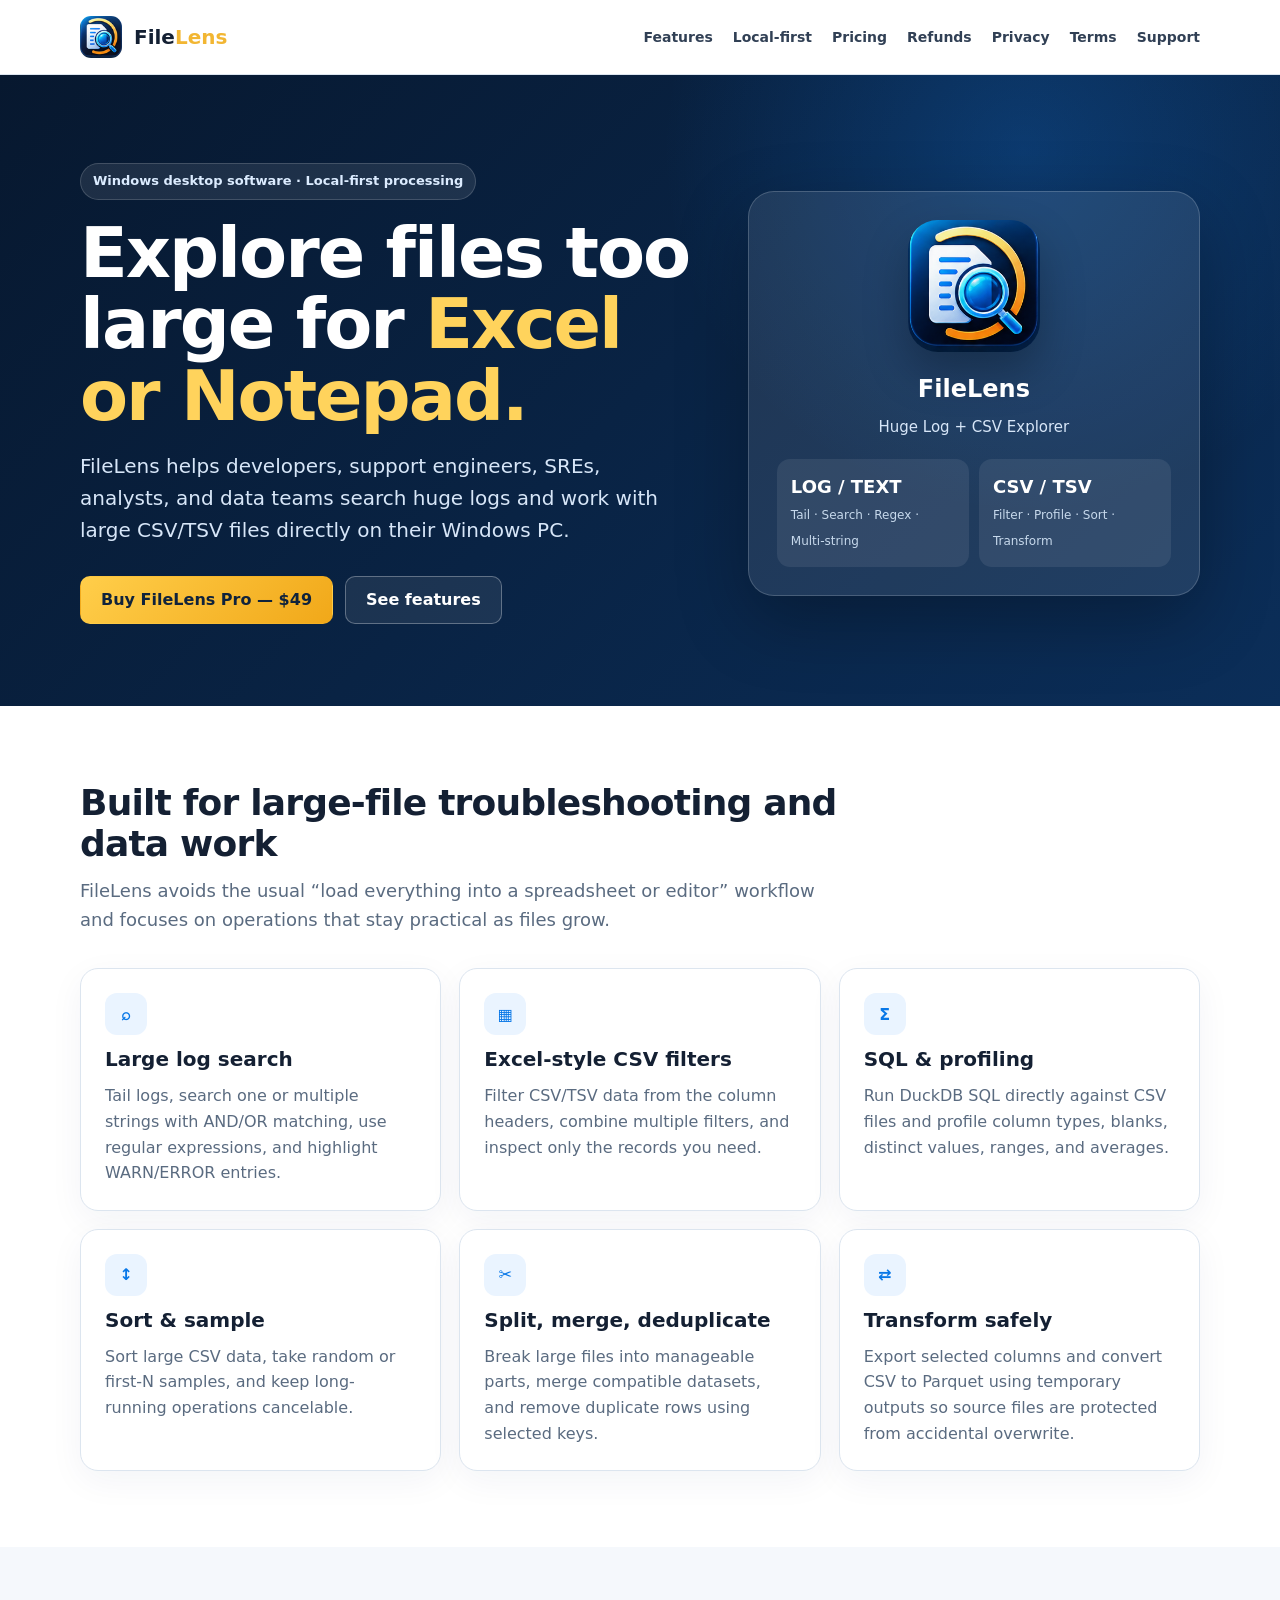
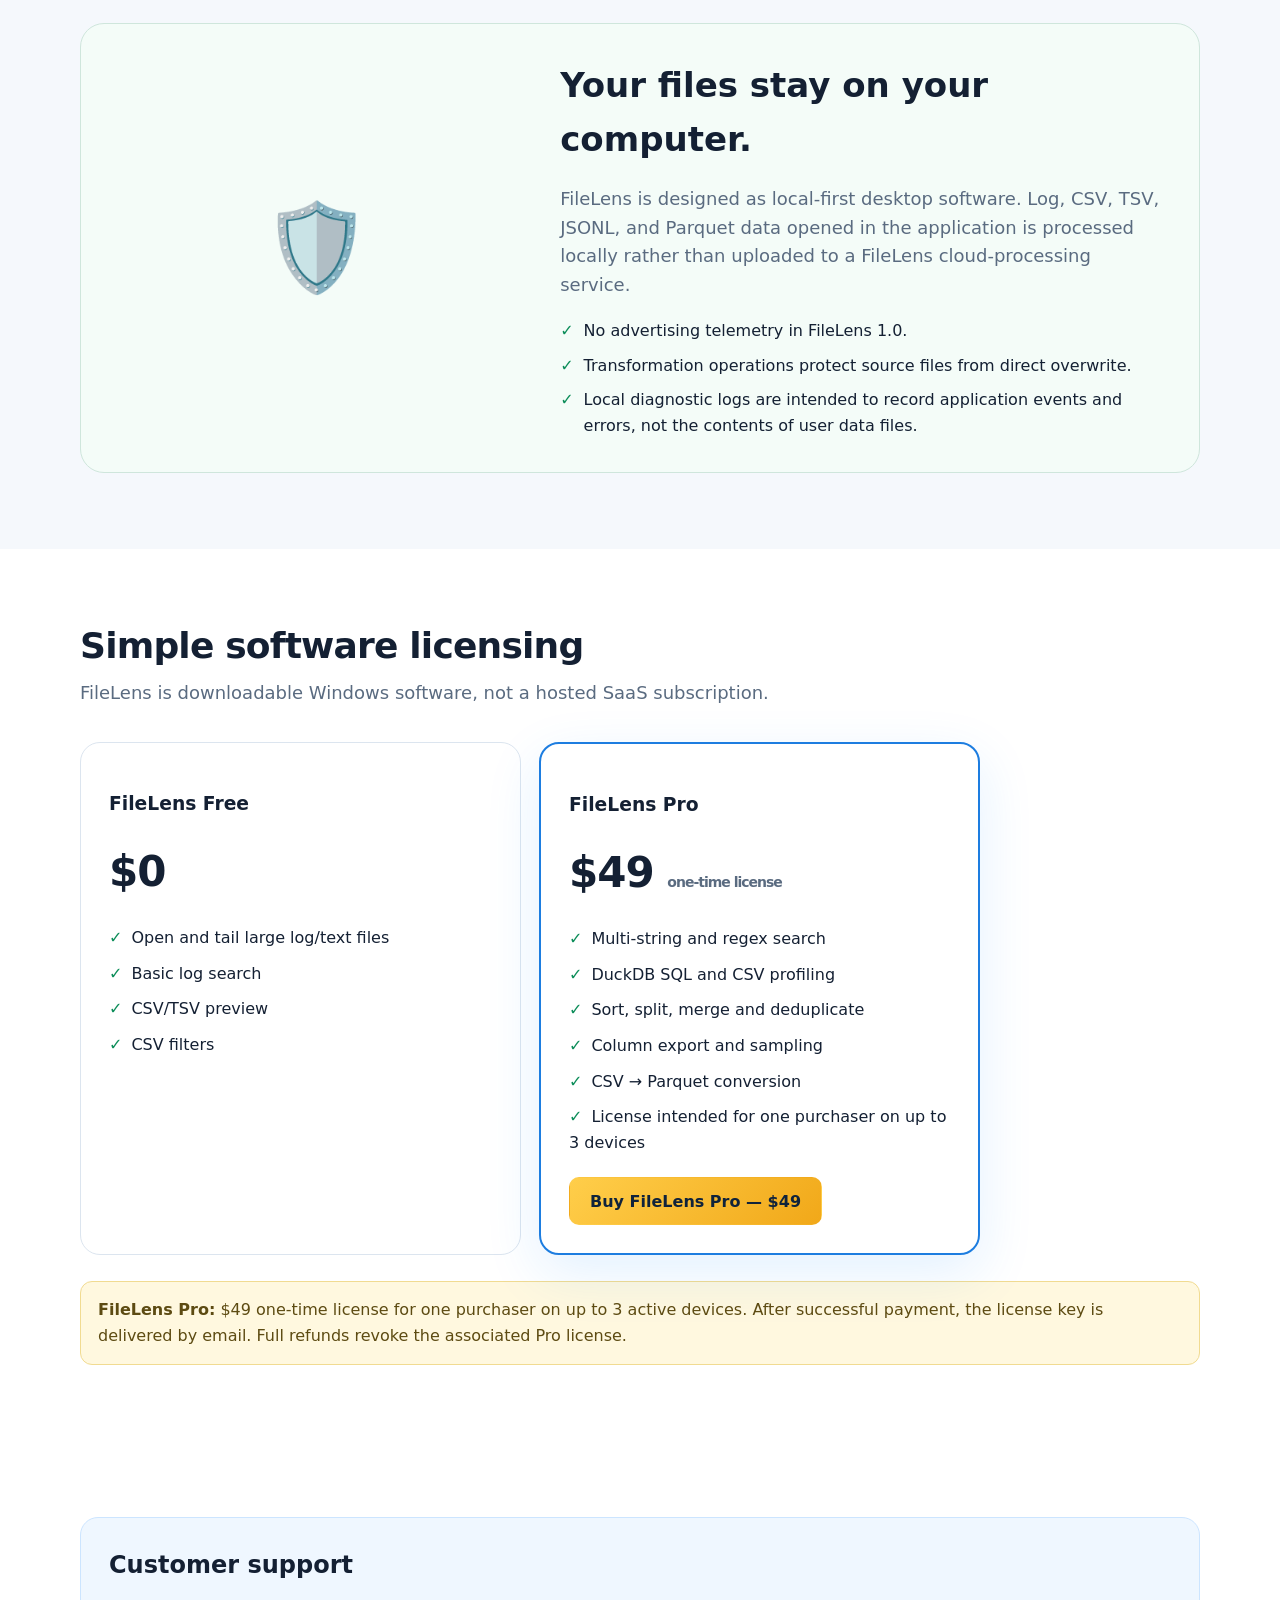
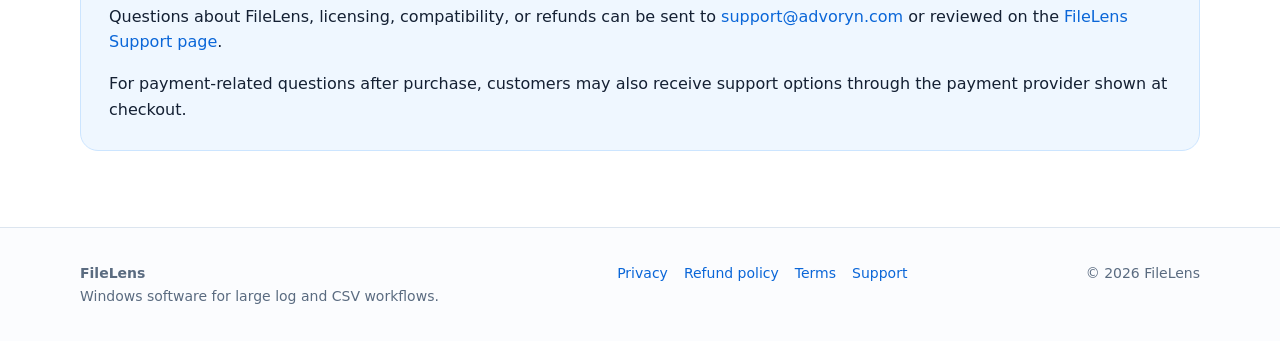
<file: index.html>
<!doctype html>
<html lang="en">
<head>
<meta charset="utf-8">
<meta name="viewport" content="width=device-width,initial-scale=1">
<title>FileLens — Huge Log + CSV Explorer for Windows</title>
<meta name="description" content="FileLens is a local-first Windows desktop utility for viewing, searching, filtering, profiling, sorting, splitting, merging, deduplicating, and transforming large log and CSV files.">
<link rel="icon" href="assets/favicon.ico">
<link rel="stylesheet" href="styles.css">
<meta property="og:title" content="FileLens — Huge Log + CSV Explorer">
<meta property="og:description" content="Explore files too large for Excel or Notepad. Local-first Windows desktop software.">
<meta property="og:image" content="assets/icon-512.png">
</head>
<body>

<header>
  <div class="container nav">
    <a class="brand" href="index.html"><img src="assets/icon-64.png" alt="FileLens icon"><span>File<b>Lens</b></span></a>
    <nav>
      <a href="index.html#features">Features</a>
      <a href="index.html#privacy">Local-first</a>
      <a href="index.html#pricing">Pricing</a>
      <a href="refund.html">Refunds</a>
      <a href="privacy.html">Privacy</a>
      <a href="terms.html">Terms</a>
      <a href="support.html">Support</a>
    </nav>
  </div>
</header>

<main>
<section class="hero">
  <div class="container hero-grid">
    <div>
      <div class="eyebrow">Windows desktop software · Local-first processing</div>
      <h1>Explore files too large for <span class="gold">Excel or Notepad.</span></h1>
      <p>FileLens helps developers, support engineers, SREs, analysts, and data teams search huge logs and work with large CSV/TSV files directly on their Windows PC.</p>
      <div class="actions">
        <a class="btn btn-primary" href="https://buy.stripe.com/dRmaEXgcA8Wy4zS3uO4c800" target="_blank" rel="noopener noreferrer">Buy FileLens Pro — $49</a>
        <a class="btn btn-secondary" href="#features">See features</a>
      </div>
    </div>
    <div class="hero-card">
      <img src="assets/filelens-icon.png" alt="FileLens app icon">
      <h2 style="margin:0;text-align:center">FileLens</h2>
      <p style="font-size:15px;text-align:center;margin:6px auto 0">Huge Log + CSV Explorer</p>
      <div class="statline">
        <div class="stat"><b>LOG / TEXT</b><span>Tail · Search · Regex · Multi-string</span></div>
        <div class="stat"><b>CSV / TSV</b><span>Filter · Profile · Sort · Transform</span></div>
      </div>
    </div>
  </div>
</section>

<section id="features">
  <div class="container">
    <div class="section-title">
      <h2>Built for large-file troubleshooting and data work</h2>
      <p>FileLens avoids the usual “load everything into a spreadsheet or editor” workflow and focuses on operations that stay practical as files grow.</p>
    </div>
    <div class="grid">
      <div class="card"><div class="icon">⌕</div><h3>Large log search</h3><p>Tail logs, search one or multiple strings with AND/OR matching, use regular expressions, and highlight WARN/ERROR entries.</p></div>
      <div class="card"><div class="icon">▦</div><h3>Excel-style CSV filters</h3><p>Filter CSV/TSV data from the column headers, combine multiple filters, and inspect only the records you need.</p></div>
      <div class="card"><div class="icon">Σ</div><h3>SQL & profiling</h3><p>Run DuckDB SQL directly against CSV files and profile column types, blanks, distinct values, ranges, and averages.</p></div>
      <div class="card"><div class="icon">↕</div><h3>Sort & sample</h3><p>Sort large CSV data, take random or first-N samples, and keep long-running operations cancelable.</p></div>
      <div class="card"><div class="icon">✂</div><h3>Split, merge, deduplicate</h3><p>Break large files into manageable parts, merge compatible datasets, and remove duplicate rows using selected keys.</p></div>
      <div class="card"><div class="icon">⇄</div><h3>Transform safely</h3><p>Export selected columns and convert CSV to Parquet using temporary outputs so source files are protected from accidental overwrite.</p></div>
    </div>
  </div>
</section>

<section class="alt" id="privacy">
  <div class="container">
    <div class="local">
      <div class="shield">🛡️</div>
      <div>
        <h2 style="font-size:34px;margin:0 0 10px">Your files stay on your computer.</h2>
        <p style="color:var(--muted);font-size:18px">FileLens is designed as local-first desktop software. Log, CSV, TSV, JSONL, and Parquet data opened in the application is processed locally rather than uploaded to a FileLens cloud-processing service.</p>
        <div class="checks">
          <div class="check"><b>✓</b><span>No advertising telemetry in FileLens 1.0.</span></div>
          <div class="check"><b>✓</b><span>Transformation operations protect source files from direct overwrite.</span></div>
          <div class="check"><b>✓</b><span>Local diagnostic logs are intended to record application events and errors, not the contents of user data files.</span></div>
        </div>
      </div>
    </div>
  </div>
</section>

<section id="pricing">
  <div class="container">
    <div class="section-title">
      <h2>Simple software licensing</h2>
      <p>FileLens is downloadable Windows software, not a hosted SaaS subscription.</p>
    </div>
    <div class="pricing">
      <div class="price-card">
        <h3>FileLens Free</h3>
        <div class="price">$0</div>
        <ul class="feature-list">
          <li>Open and tail large log/text files</li>
          <li>Basic log search</li>
          <li>CSV/TSV preview</li>
          <li>CSV filters</li>
        </ul>
      </div>
      <div class="price-card pro">
        <h3>FileLens Pro</h3>
        <div class="price">$49 <small>one-time license</small></div>
        <ul class="feature-list">
          <li>Multi-string and regex search</li>
          <li>DuckDB SQL and CSV profiling</li>
          <li>Sort, split, merge and deduplicate</li>
          <li>Column export and sampling</li>
          <li>CSV → Parquet conversion</li>
          <li>License intended for one purchaser on up to 3 devices</li>
        </ul>
        <div style="margin-top:22px"><a class="btn btn-primary" href="https://buy.stripe.com/dRmaEXgcA8Wy4zS3uO4c800" target="_blank" rel="noopener noreferrer">Buy FileLens Pro — $49</a></div>
      </div>
    </div>
    <div class="note"><strong>FileLens Pro:</strong> $49 one-time license for one purchaser on up to 3 active devices. After successful payment, the license key is delivered by email. Full refunds revoke the associated Pro license.</div>
  </div>
</section>

<section>
  <div class="container">
    <div class="contactbox">
      <h2 style="margin-top:0">Customer support</h2>
      <p>Questions about FileLens, licensing, compatibility, or refunds can be sent to <a href="mailto:support@advoryn.com">support@advoryn.com</a> or reviewed on the <a href="support.html">FileLens Support page</a>.</p>
      <p style="margin-bottom:0">For payment-related questions after purchase, customers may also receive support options through the payment provider shown at checkout.</p>
    </div>
  </div>
</section>
</main>

<footer>
  <div class="container footer">
    <div><strong>FileLens</strong><br>Windows software for large log and CSV workflows.</div>
    <div class="footer-links">
      <a href="privacy.html">Privacy</a>
      <a href="refund.html">Refund policy</a>
      <a href="terms.html">Terms</a>
      <a href="support.html">Support</a>
    </div>
    <div>© 2026 FileLens</div>
  </div>
</footer>

</body>
</html>
</file>
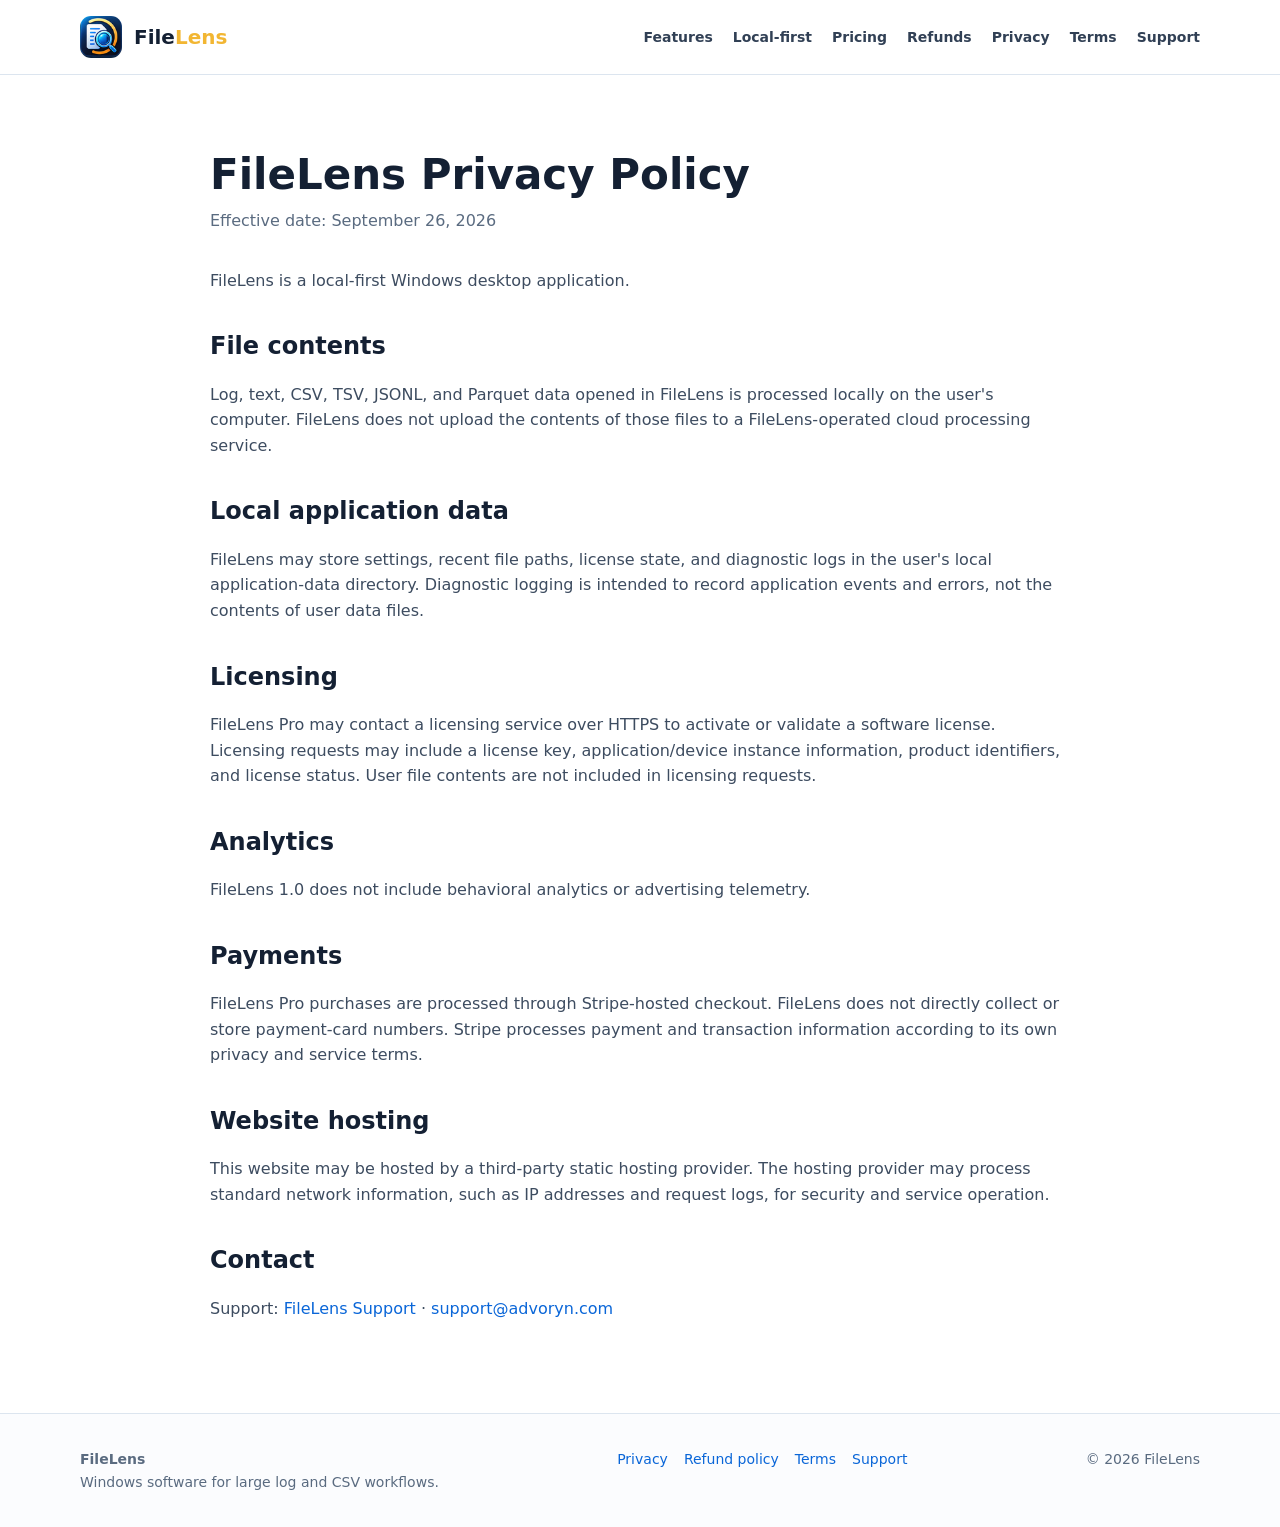
<file: privacy.html>
<!doctype html>
<html lang="en"><head><meta charset="utf-8"><meta name="viewport" content="width=device-width,initial-scale=1">
<title>Privacy Policy — FileLens</title><link rel="icon" href="assets/favicon.ico"><link rel="stylesheet" href="styles.css"></head>
<body>
<header>
  <div class="container nav">
    <a class="brand" href="index.html"><img src="assets/icon-64.png" alt="FileLens icon"><span>File<b>Lens</b></span></a>
    <nav>
      <a href="index.html#features">Features</a>
      <a href="index.html#privacy">Local-first</a>
      <a href="index.html#pricing">Pricing</a>
      <a href="refund.html">Refunds</a>
      <a href="privacy.html">Privacy</a>
      <a href="terms.html">Terms</a>
      <a href="support.html">Support</a>
    </nav>
  </div>
</header>
<main><section><div class="container legal">
<h1>FileLens Privacy Policy</h1><div class="meta">Effective date: September 26, 2026</div>
<p>FileLens is a local-first Windows desktop application.</p>
<h2>File contents</h2>
<p>Log, text, CSV, TSV, JSONL, and Parquet data opened in FileLens is processed locally on the user's computer. FileLens does not upload the contents of those files to a FileLens-operated cloud processing service.</p>
<h2>Local application data</h2>
<p>FileLens may store settings, recent file paths, license state, and diagnostic logs in the user's local application-data directory. Diagnostic logging is intended to record application events and errors, not the contents of user data files.</p>
<h2>Licensing</h2>
<p>FileLens Pro may contact a licensing service over HTTPS to activate or validate a software license. Licensing requests may include a license key, application/device instance information, product identifiers, and license status. User file contents are not included in licensing requests.</p>
<h2>Analytics</h2>
<p>FileLens 1.0 does not include behavioral analytics or advertising telemetry.</p>
<h2>Payments</h2>
<p>FileLens Pro purchases are processed through Stripe-hosted checkout. FileLens does not directly collect or store payment-card numbers. Stripe processes payment and transaction information according to its own privacy and service terms.</p>
<h2>Website hosting</h2>
<p>This website may be hosted by a third-party static hosting provider. The hosting provider may process standard network information, such as IP addresses and request logs, for security and service operation.</p>
<h2>Contact</h2>
<p>Support: <a href="support.html">FileLens Support</a> · <a href="mailto:support@advoryn.com">support@advoryn.com</a></p>
</div></section></main>
<footer>
  <div class="container footer">
    <div><strong>FileLens</strong><br>Windows software for large log and CSV workflows.</div>
    <div class="footer-links">
      <a href="privacy.html">Privacy</a>
      <a href="refund.html">Refund policy</a>
      <a href="terms.html">Terms</a>
      <a href="support.html">Support</a>
    </div>
    <div>© 2026 FileLens</div>
  </div>
</footer>
</body></html>
</file>
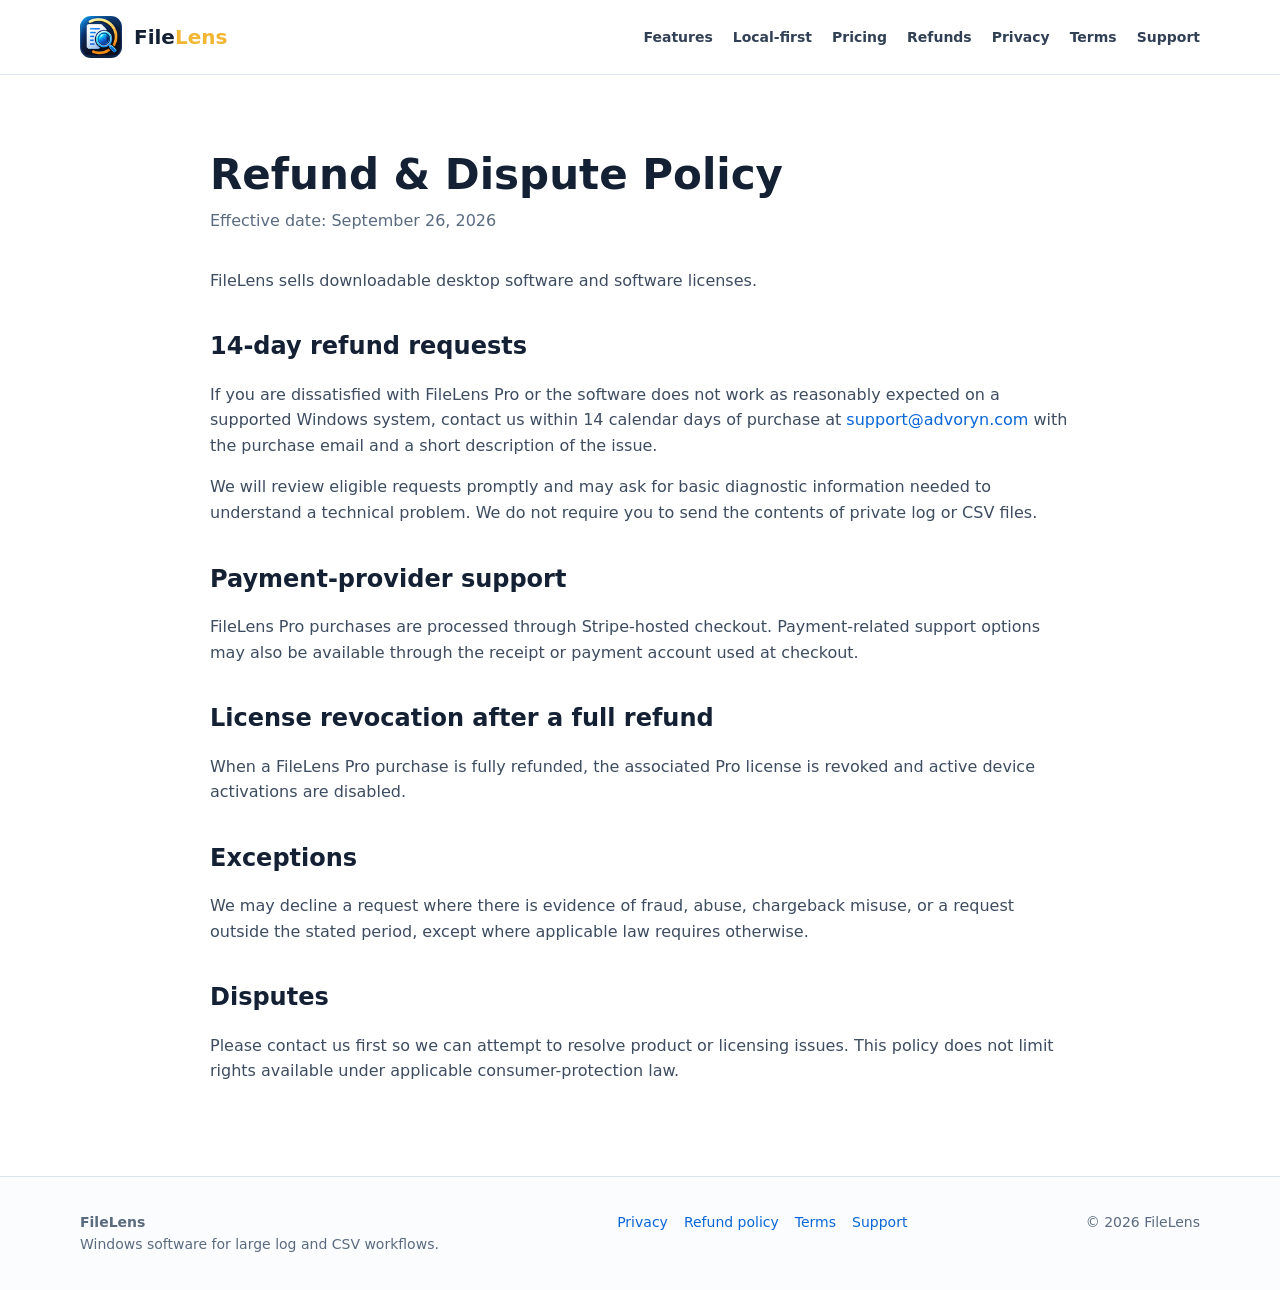
<file: refund.html>
<!doctype html>
<html lang="en"><head><meta charset="utf-8"><meta name="viewport" content="width=device-width,initial-scale=1">
<title>Refund Policy — FileLens</title><link rel="icon" href="assets/favicon.ico"><link rel="stylesheet" href="styles.css"></head>
<body>
<header>
  <div class="container nav">
    <a class="brand" href="index.html"><img src="assets/icon-64.png" alt="FileLens icon"><span>File<b>Lens</b></span></a>
    <nav>
      <a href="index.html#features">Features</a>
      <a href="index.html#privacy">Local-first</a>
      <a href="index.html#pricing">Pricing</a>
      <a href="refund.html">Refunds</a>
      <a href="privacy.html">Privacy</a>
      <a href="terms.html">Terms</a>
      <a href="support.html">Support</a>
    </nav>
  </div>
</header>
<main><section><div class="container legal">
<h1>Refund & Dispute Policy</h1><div class="meta">Effective date: September 26, 2026</div>
<p>FileLens sells downloadable desktop software and software licenses.</p>
<h2>14-day refund requests</h2>
<p>If you are dissatisfied with FileLens Pro or the software does not work as reasonably expected on a supported Windows system, contact us within 14 calendar days of purchase at <a href="mailto:support@advoryn.com">support@advoryn.com</a> with the purchase email and a short description of the issue.</p>
<p>We will review eligible requests promptly and may ask for basic diagnostic information needed to understand a technical problem. We do not require you to send the contents of private log or CSV files.</p>
<h2>Payment-provider support</h2>
<p>FileLens Pro purchases are processed through Stripe-hosted checkout. Payment-related support options may also be available through the receipt or payment account used at checkout.</p>
<h2>License revocation after a full refund</h2>
<p>When a FileLens Pro purchase is fully refunded, the associated Pro license is revoked and active device activations are disabled.</p>
<h2>Exceptions</h2>
<p>We may decline a request where there is evidence of fraud, abuse, chargeback misuse, or a request outside the stated period, except where applicable law requires otherwise.</p>
<h2>Disputes</h2>
<p>Please contact us first so we can attempt to resolve product or licensing issues. This policy does not limit rights available under applicable consumer-protection law.</p>
</div></section></main>
<footer>
  <div class="container footer">
    <div><strong>FileLens</strong><br>Windows software for large log and CSV workflows.</div>
    <div class="footer-links">
      <a href="privacy.html">Privacy</a>
      <a href="refund.html">Refund policy</a>
      <a href="terms.html">Terms</a>
      <a href="support.html">Support</a>
    </div>
    <div>© 2026 FileLens</div>
  </div>
</footer>
</body></html>
</file>
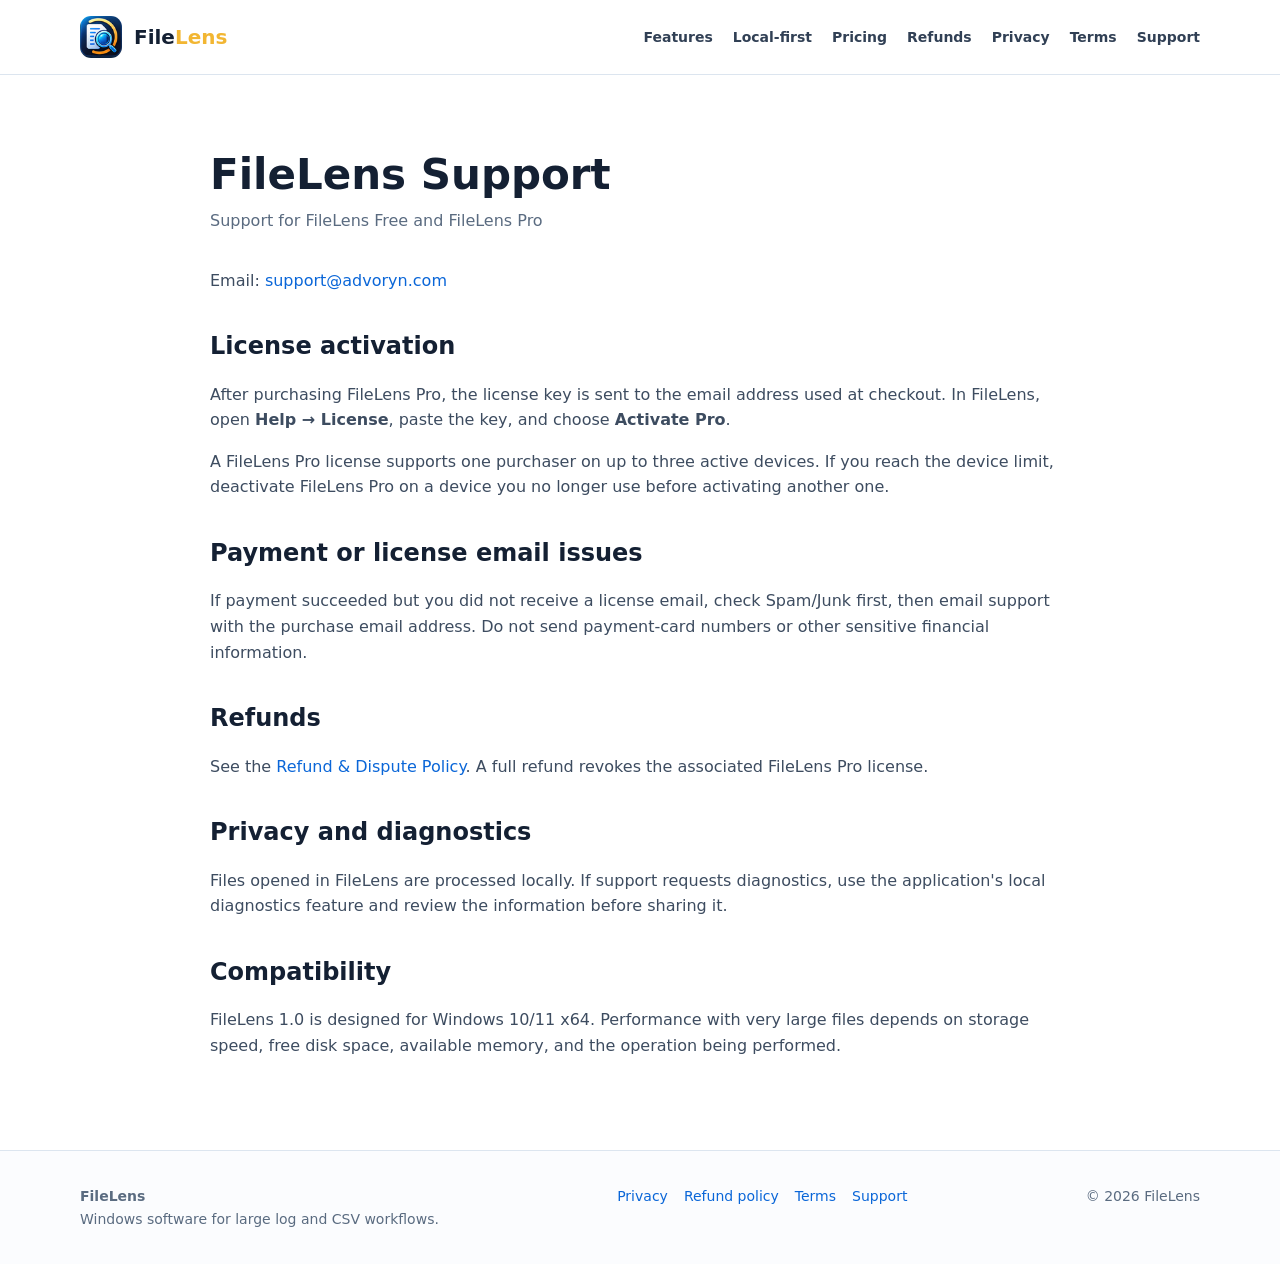
<file: support.html>
<!doctype html>
<html lang="en"><head><meta charset="utf-8"><meta name="viewport" content="width=device-width,initial-scale=1">
<title>Support — FileLens</title><link rel="icon" href="assets/favicon.ico"><link rel="stylesheet" href="styles.css"></head>
<body>
<header>
  <div class="container nav">
    <a class="brand" href="index.html"><img src="assets/icon-64.png" alt="FileLens icon"><span>File<b>Lens</b></span></a>
    <nav>
      <a href="index.html#features">Features</a>
      <a href="index.html#privacy">Local-first</a>
      <a href="index.html#pricing">Pricing</a>
      <a href="refund.html">Refunds</a>
      <a href="privacy.html">Privacy</a>
      <a href="terms.html">Terms</a>
      <a href="support.html">Support</a>
    </nav>
  </div>
</header>
<main><section><div class="container legal">
<h1>FileLens Support</h1><div class="meta">Support for FileLens Free and FileLens Pro</div>
<p>Email: <a href="mailto:support@advoryn.com">support@advoryn.com</a></p>
<h2>License activation</h2>
<p>After purchasing FileLens Pro, the license key is sent to the email address used at checkout. In FileLens, open <strong>Help → License</strong>, paste the key, and choose <strong>Activate Pro</strong>.</p>
<p>A FileLens Pro license supports one purchaser on up to three active devices. If you reach the device limit, deactivate FileLens Pro on a device you no longer use before activating another one.</p>
<h2>Payment or license email issues</h2>
<p>If payment succeeded but you did not receive a license email, check Spam/Junk first, then email support with the purchase email address. Do not send payment-card numbers or other sensitive financial information.</p>
<h2>Refunds</h2>
<p>See the <a href="refund.html">Refund &amp; Dispute Policy</a>. A full refund revokes the associated FileLens Pro license.</p>
<h2>Privacy and diagnostics</h2>
<p>Files opened in FileLens are processed locally. If support requests diagnostics, use the application's local diagnostics feature and review the information before sharing it.</p>
<h2>Compatibility</h2>
<p>FileLens 1.0 is designed for Windows 10/11 x64. Performance with very large files depends on storage speed, free disk space, available memory, and the operation being performed.</p>
</div></section></main>
<footer>
  <div class="container footer">
    <div><strong>FileLens</strong><br>Windows software for large log and CSV workflows.</div>
    <div class="footer-links">
      <a href="privacy.html">Privacy</a>
      <a href="refund.html">Refund policy</a>
      <a href="terms.html">Terms</a>
      <a href="support.html">Support</a>
    </div>
    <div>© 2026 FileLens</div>
  </div>
</footer>
</body></html>
</file>
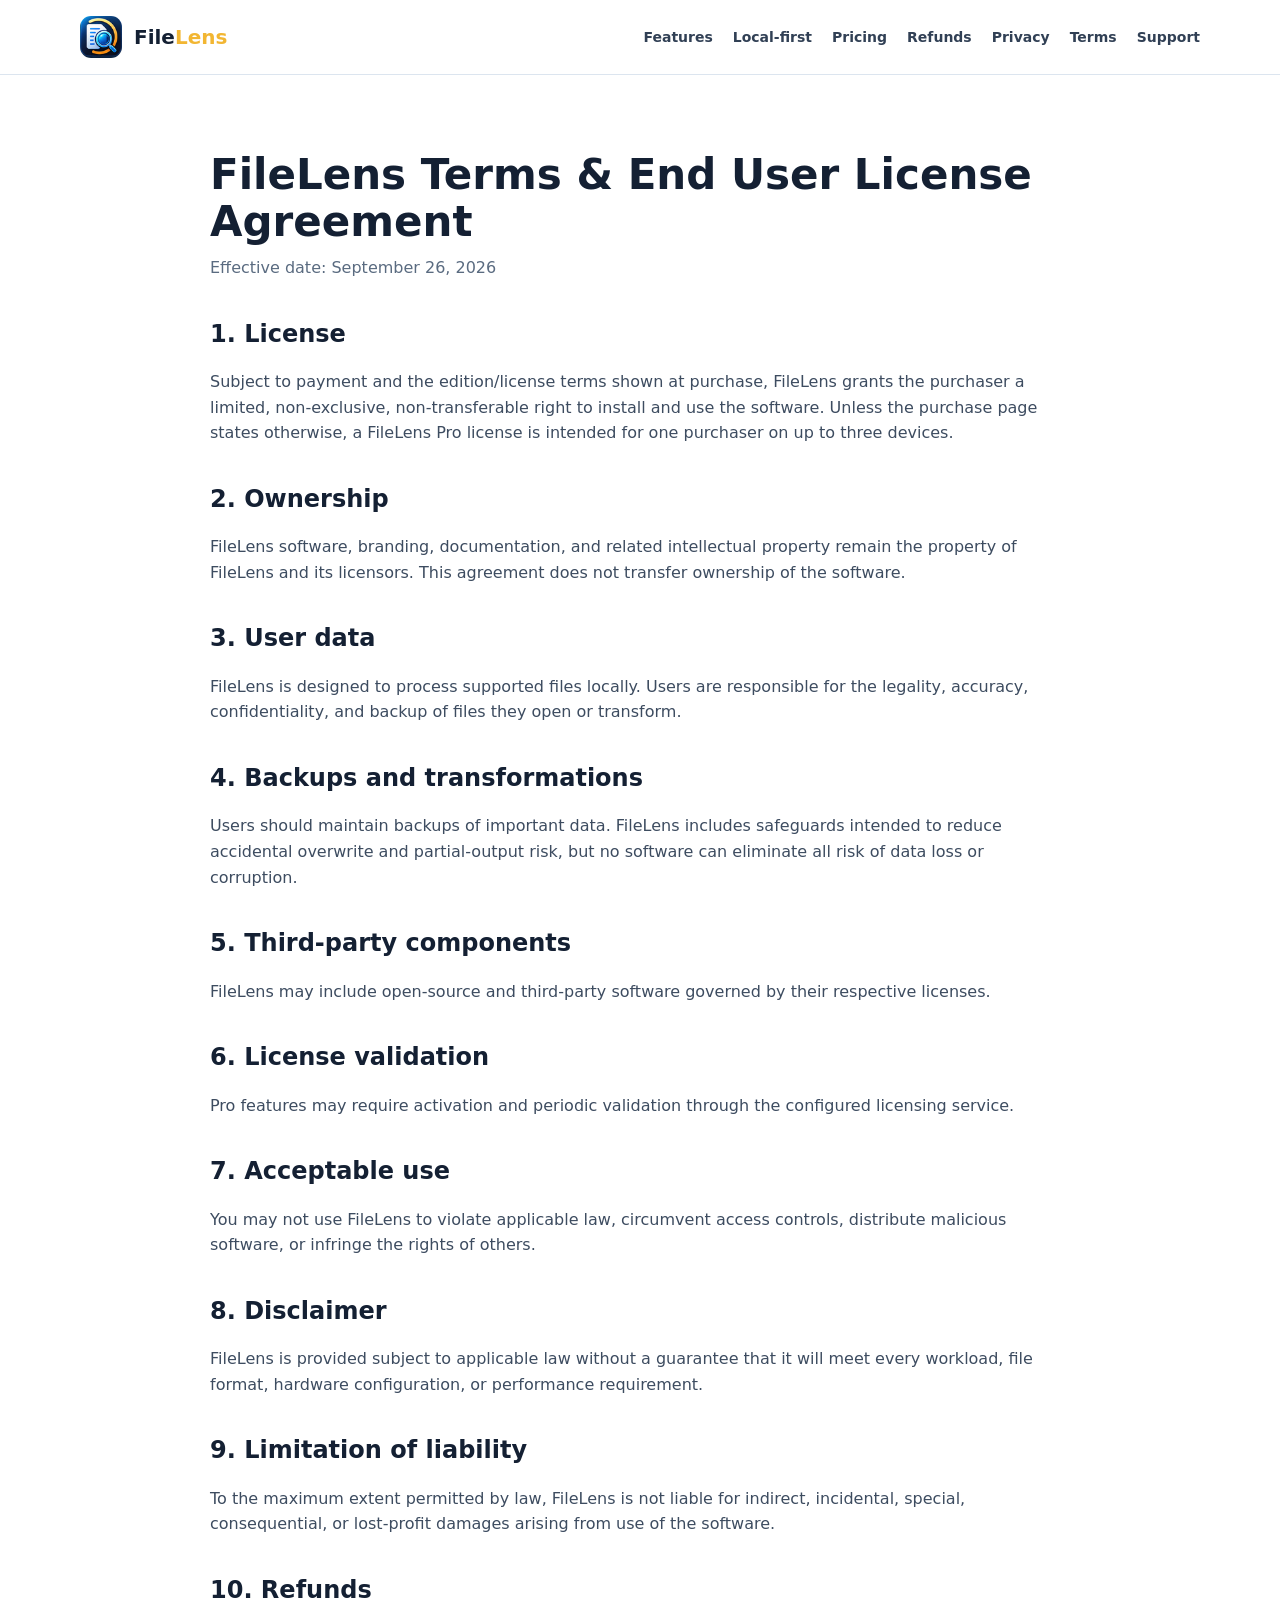
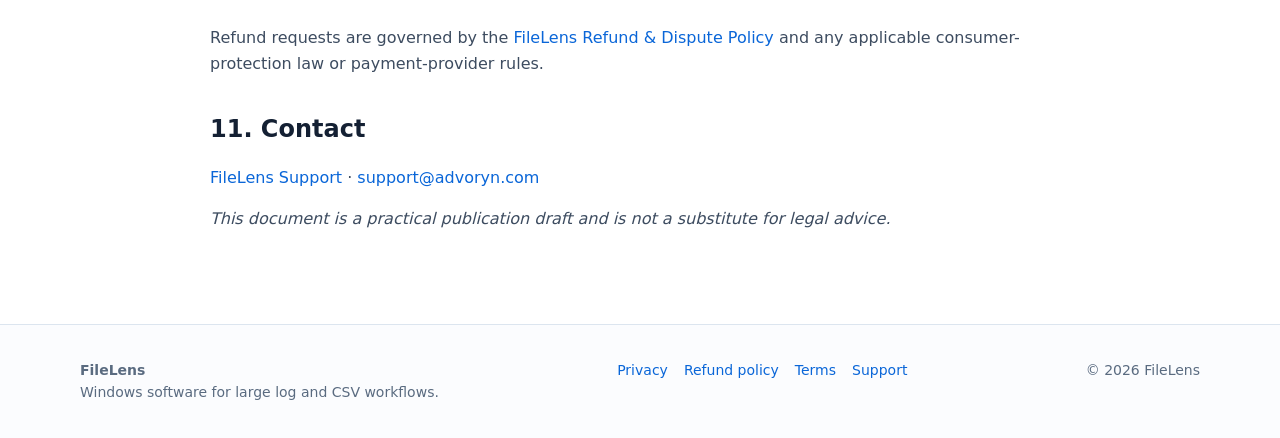
<file: terms.html>
<!doctype html>
<html lang="en"><head><meta charset="utf-8"><meta name="viewport" content="width=device-width,initial-scale=1">
<title>Terms & EULA — FileLens</title><link rel="icon" href="assets/favicon.ico"><link rel="stylesheet" href="styles.css"></head>
<body>
<header>
  <div class="container nav">
    <a class="brand" href="index.html"><img src="assets/icon-64.png" alt="FileLens icon"><span>File<b>Lens</b></span></a>
    <nav>
      <a href="index.html#features">Features</a>
      <a href="index.html#privacy">Local-first</a>
      <a href="index.html#pricing">Pricing</a>
      <a href="refund.html">Refunds</a>
      <a href="privacy.html">Privacy</a>
      <a href="terms.html">Terms</a>
      <a href="support.html">Support</a>
    </nav>
  </div>
</header>
<main><section><div class="container legal">
<h1>FileLens Terms & End User License Agreement</h1><div class="meta">Effective date: September 26, 2026</div>
<h2>1. License</h2>
<p>Subject to payment and the edition/license terms shown at purchase, FileLens grants the purchaser a limited, non-exclusive, non-transferable right to install and use the software. Unless the purchase page states otherwise, a FileLens Pro license is intended for one purchaser on up to three devices.</p>
<h2>2. Ownership</h2>
<p>FileLens software, branding, documentation, and related intellectual property remain the property of FileLens and its licensors. This agreement does not transfer ownership of the software.</p>
<h2>3. User data</h2>
<p>FileLens is designed to process supported files locally. Users are responsible for the legality, accuracy, confidentiality, and backup of files they open or transform.</p>
<h2>4. Backups and transformations</h2>
<p>Users should maintain backups of important data. FileLens includes safeguards intended to reduce accidental overwrite and partial-output risk, but no software can eliminate all risk of data loss or corruption.</p>
<h2>5. Third-party components</h2>
<p>FileLens may include open-source and third-party software governed by their respective licenses.</p>
<h2>6. License validation</h2>
<p>Pro features may require activation and periodic validation through the configured licensing service.</p>
<h2>7. Acceptable use</h2>
<p>You may not use FileLens to violate applicable law, circumvent access controls, distribute malicious software, or infringe the rights of others.</p>
<h2>8. Disclaimer</h2>
<p>FileLens is provided subject to applicable law without a guarantee that it will meet every workload, file format, hardware configuration, or performance requirement.</p>
<h2>9. Limitation of liability</h2>
<p>To the maximum extent permitted by law, FileLens is not liable for indirect, incidental, special, consequential, or lost-profit damages arising from use of the software.</p>
<h2>10. Refunds</h2>
<p>Refund requests are governed by the <a href="refund.html">FileLens Refund & Dispute Policy</a> and any applicable consumer-protection law or payment-provider rules.</p>
<h2>11. Contact</h2>
<p><a href="support.html">FileLens Support</a> · <a href="mailto:support@advoryn.com">support@advoryn.com</a></p>
<p><em>This document is a practical publication draft and is not a substitute for legal advice.</em></p>
</div></section></main>
<footer>
  <div class="container footer">
    <div><strong>FileLens</strong><br>Windows software for large log and CSV workflows.</div>
    <div class="footer-links">
      <a href="privacy.html">Privacy</a>
      <a href="refund.html">Refund policy</a>
      <a href="terms.html">Terms</a>
      <a href="support.html">Support</a>
    </div>
    <div>© 2026 FileLens</div>
  </div>
</footer>
</body></html>
</file>
<file: styles.css>
:root{
  --navy:#07182f;
  --navy2:#0b2e59;
  --blue:#1688ff;
  --cyan:#41c7ff;
  --gold:#f2b632;
  --paper:#f5f8fc;
  --ink:#142033;
  --muted:#5a6b80;
  --line:#dce5ef;
  --white:#fff;
  --green:#0c8d59;
}
*{box-sizing:border-box}
html{scroll-behavior:smooth}
body{
  margin:0;
  font-family:Inter,ui-sans-serif,system-ui,-apple-system,"Segoe UI",Roboto,Arial,sans-serif;
  color:var(--ink);
  background:var(--white);
  line-height:1.6;
}
a{color:#0a66d8;text-decoration:none}
a:hover{text-decoration:underline}
.container{width:min(1120px,calc(100% - 36px));margin:auto}
header{
  position:sticky;top:0;z-index:20;
  background:rgba(255,255,255,.96);
  backdrop-filter:blur(12px);
  border-bottom:1px solid var(--line);
}
.nav{height:74px;display:flex;align-items:center;justify-content:space-between;gap:24px}
.brand{display:flex;align-items:center;gap:12px;font-weight:800;font-size:20px;color:var(--ink)}
.brand img{width:42px;height:42px;border-radius:11px}
.brand span b{color:var(--gold)}
nav{display:flex;gap:20px;align-items:center;flex-wrap:wrap}
nav a{color:#314055;font-weight:600;font-size:14px}
.hero{
  background:
    radial-gradient(circle at 80% 12%,rgba(22,136,255,.22),transparent 31%),
    linear-gradient(135deg,var(--navy),var(--navy2));
  color:white;
  padding:88px 0 82px;
  overflow:hidden;
}
.hero-grid{display:grid;grid-template-columns:1.15fr .85fr;gap:56px;align-items:center}
.eyebrow{
  display:inline-flex;align-items:center;gap:8px;padding:7px 12px;border-radius:999px;
  background:rgba(255,255,255,.09);border:1px solid rgba(255,255,255,.16);
  font-size:13px;font-weight:700;color:#dcecff
}
.hero h1{font-size:clamp(42px,6vw,70px);line-height:1.02;margin:18px 0 18px;letter-spacing:-2px}
.hero h1 .gold{color:#ffd35c}
.hero p{font-size:20px;color:#d7e6f8;max-width:720px;margin:0 0 30px}
.actions{display:flex;gap:12px;flex-wrap:wrap}
.btn{
  display:inline-flex;align-items:center;justify-content:center;
  min-height:48px;padding:0 20px;border-radius:10px;font-weight:800;border:1px solid transparent
}
.btn:hover{text-decoration:none;transform:translateY(-1px)}
.btn-primary{background:linear-gradient(135deg,#ffce4a,#f1a819);color:#10233b}
.btn-secondary{border-color:rgba(255,255,255,.3);color:white;background:rgba(255,255,255,.08)}
.hero-card{
  padding:28px;border-radius:26px;background:rgba(255,255,255,.09);
  border:1px solid rgba(255,255,255,.18);box-shadow:0 24px 70px rgba(0,0,0,.28)
}
.hero-card img{width:132px;height:132px;border-radius:30px;display:block;margin:0 auto 18px;box-shadow:0 20px 44px rgba(0,0,0,.28)}
.statline{display:grid;grid-template-columns:1fr 1fr;gap:10px;margin-top:20px}
.stat{padding:14px;border-radius:13px;background:rgba(255,255,255,.08)}
.stat b{display:block;font-size:18px;color:#fff}.stat span{font-size:12px;color:#c7d9ec}
section{padding:76px 0}
.section-title{max-width:760px;margin-bottom:34px}
.section-title h2{font-size:36px;line-height:1.15;margin:0 0 12px;letter-spacing:-.8px}
.section-title p{color:var(--muted);font-size:18px;margin:0}
.grid{display:grid;grid-template-columns:repeat(3,1fr);gap:18px}
.card{border:1px solid var(--line);border-radius:18px;padding:24px;background:white;box-shadow:0 10px 35px rgba(11,46,89,.05)}
.card h3{margin:8px 0 8px;font-size:20px}.card p{margin:0;color:var(--muted)}
.icon{
  width:42px;height:42px;border-radius:12px;background:#eaf4ff;color:#0877e7;
  display:flex;align-items:center;justify-content:center;font-weight:900
}
.alt{background:var(--paper)}
.local{
  display:grid;grid-template-columns:.8fr 1.2fr;gap:42px;align-items:center;
  padding:34px;border:1px solid #cfe6dc;border-radius:24px;background:#f4fcf8
}
.shield{font-size:86px;text-align:center}
.checks{display:grid;gap:9px;margin-top:18px}
.check{display:flex;gap:10px;align-items:flex-start}.check b{color:var(--green)}
.pricing{display:grid;grid-template-columns:1fr 1fr;gap:18px;max-width:900px}
.price-card{border:1px solid var(--line);border-radius:20px;padding:28px;background:white}
.price-card.pro{border:2px solid #1d7de0;box-shadow:0 18px 55px rgba(22,136,255,.12)}
.price{font-size:42px;font-weight:900;letter-spacing:-1px}.price small{font-size:14px;font-weight:600;color:var(--muted)}
.feature-list{padding:0;margin:20px 0 0;list-style:none;display:grid;gap:10px}
.feature-list li:before{content:"✓";font-weight:900;color:var(--green);margin-right:9px}
.note{
  margin-top:26px;padding:15px 17px;border-radius:12px;background:#fff8df;border:1px solid #f1db91;color:#5d4b12
}
.legal{
  max-width:860px;
}
.legal h1{font-size:42px;line-height:1.12;margin:0 0 10px}
.legal h2{font-size:24px;margin:34px 0 8px}
.legal p,.legal li{color:#3d4c60}
.legal .meta{color:var(--muted);margin-bottom:34px}
.contactbox{padding:28px;border-radius:18px;background:#eff7ff;border:1px solid #cce5ff}
footer{padding:34px 0;border-top:1px solid var(--line);background:#fbfcfe}
.footer{display:flex;justify-content:space-between;gap:24px;align-items:flex-start;flex-wrap:wrap;color:var(--muted);font-size:14px}
.footer-links{display:flex;gap:16px;flex-wrap:wrap}
@media(max-width:850px){
  .hero-grid,.local{grid-template-columns:1fr}.hero-card{max-width:520px}
  .grid{grid-template-columns:1fr 1fr}.pricing{grid-template-columns:1fr}
}
@media(max-width:600px){
  nav{display:none}.hero{padding:62px 0}.grid{grid-template-columns:1fr}
  .hero h1{letter-spacing:-1px}.statline{grid-template-columns:1fr}
}
</file>
